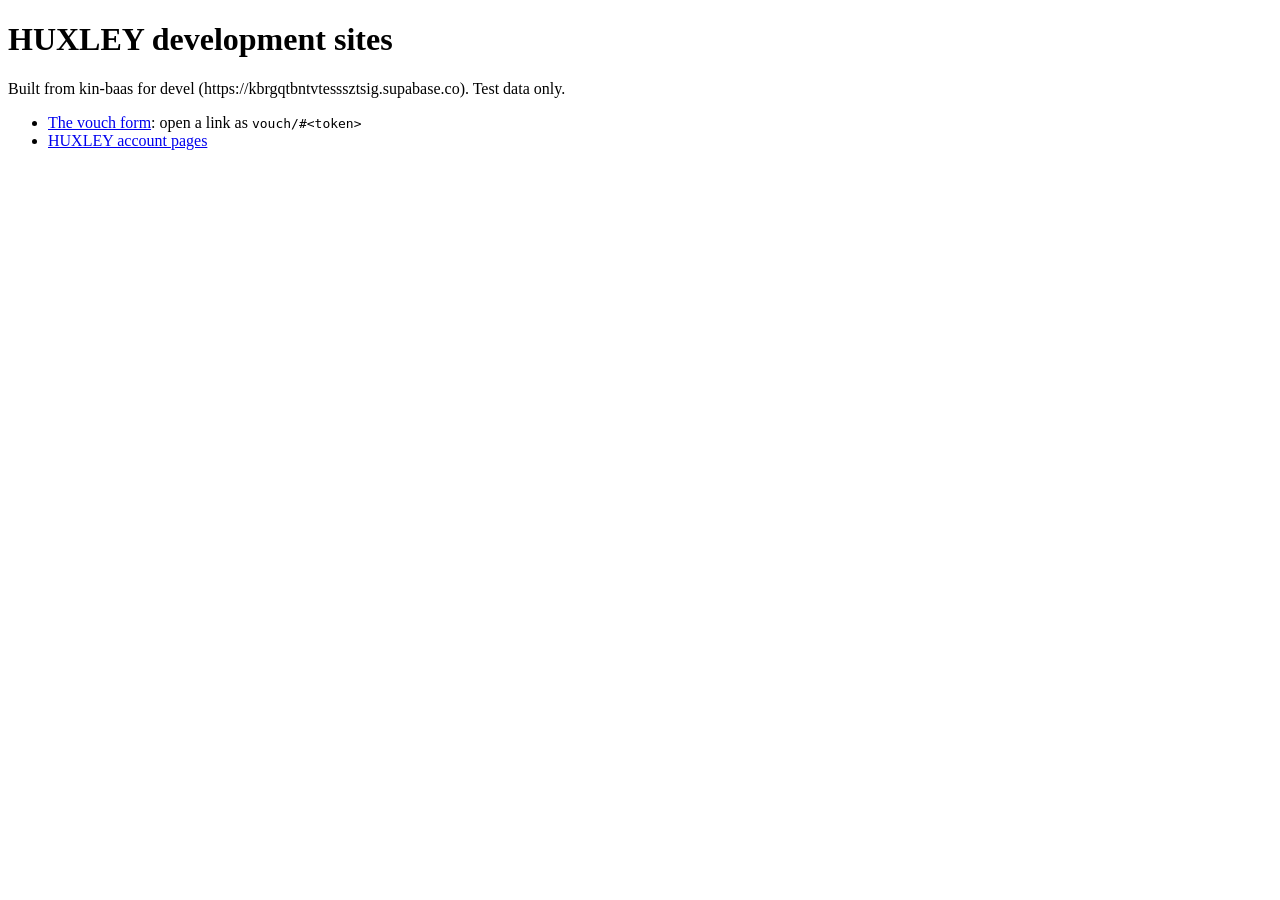
<file: site/index.html>
<!doctype html>
<html lang="en">
<head>
  <meta charset="utf-8">
  <meta http-equiv="Content-Security-Policy" content="default-src 'none'; script-src 'self'; style-src 'self'; img-src 'self' data:; font-src 'self'; connect-src 'none'; manifest-src 'self'; base-uri 'none'; form-action 'none'">
  <meta name="referrer" content="no-referrer">
  <meta name="viewport" content="width=device-width, initial-scale=1">
  <meta name="robots" content="noindex">
  <title>HUXLEY development sites</title>
</head>
<body>
  <main>
    <h1>HUXLEY development sites</h1>
    <p>Built from kin-baas for devel (https://kbrgqtbntvtesssztsig.supabase.co). Test data only.</p>
    <ul>
      <li><a href="vouch/">The vouch form</a>: open a link as <code>vouch/#&lt;token&gt;</code></li>
      <li><a href="app/">HUXLEY account pages</a></li>
    </ul>
  </main>
</body>
</html>
</file>
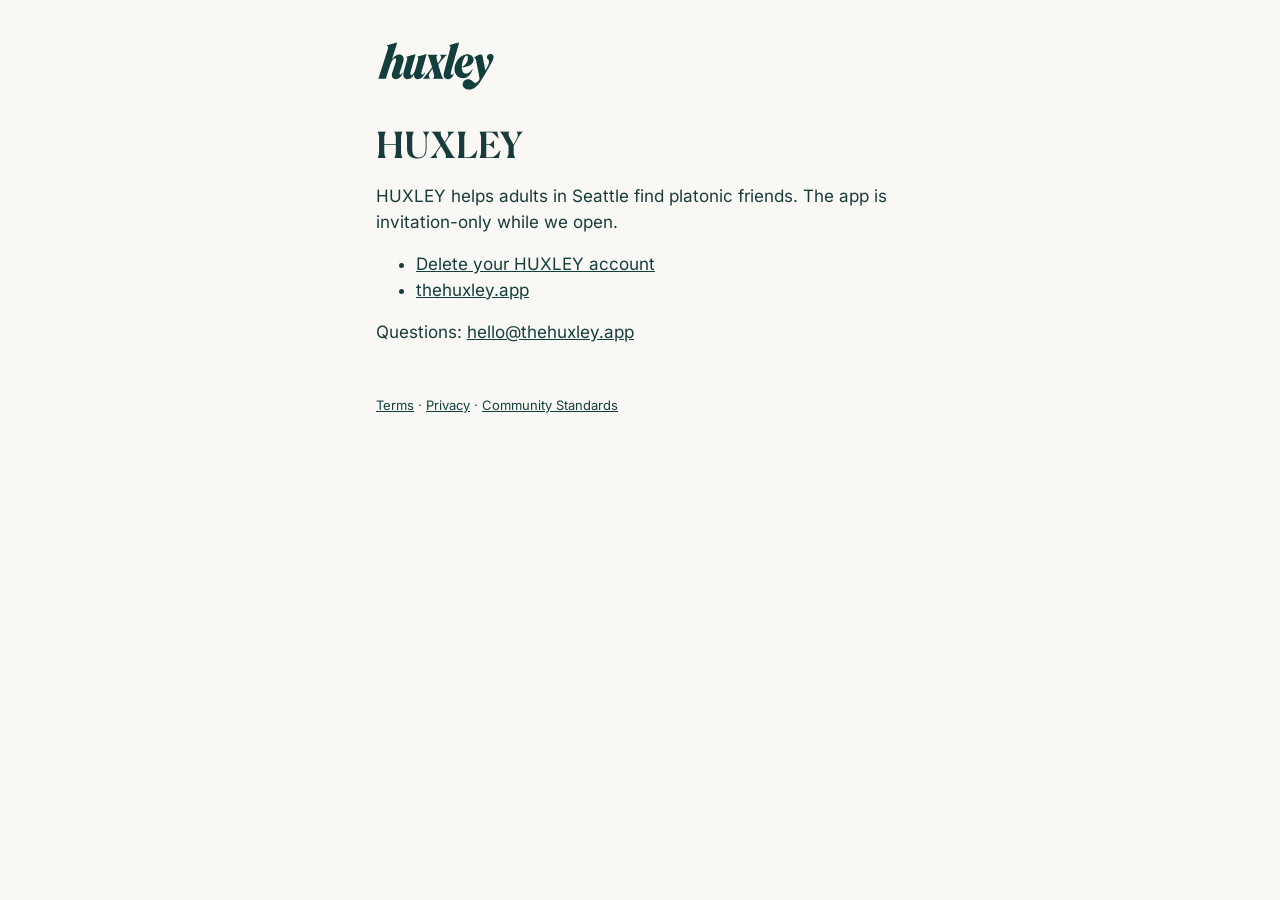
<file: site/app/index.html>
<!doctype html>
<html lang="en">
<head>
  <meta charset="utf-8">
  <meta http-equiv="Content-Security-Policy" content="default-src 'none'; script-src 'self'; style-src 'self'; img-src 'self' data:; font-src 'self'; connect-src 'none'; manifest-src 'self'; base-uri 'none'; form-action 'none'">
  <meta name="referrer" content="no-referrer">
  <meta name="viewport" content="width=device-width, initial-scale=1">
  <title>HUXLEY</title>
  <link rel="stylesheet" href="style.css">
</head>
<body>
  <!-- Placeholder layout and copy until Tilly's. -->
  <main>
    <p class="brand"><img src="brand/huxley-wordmark.svg" alt="HUXLEY" width="120" height="52"></p>
    <h1>HUXLEY</h1>
    <p>HUXLEY helps adults in Seattle find platonic friends. The app is invitation-only while we open.</p>
    <ul>
      <li><a href="delete-account">Delete your HUXLEY account</a></li>
      <li><a href="https://thehuxley.app">thehuxley.app</a></li>
    </ul>
    <p>Questions: <a href="mailto:hello@thehuxley.app">hello@thehuxley.app</a></p>
    <footer><a href="https://thehuxley.app/terms/">Terms</a> · <a href="https://thehuxley.app/privacy-policy/">Privacy</a> · <a href="https://thehuxley.app/community-standards/">Community Standards</a></footer>
  </main>
</body>
</html>
</file>
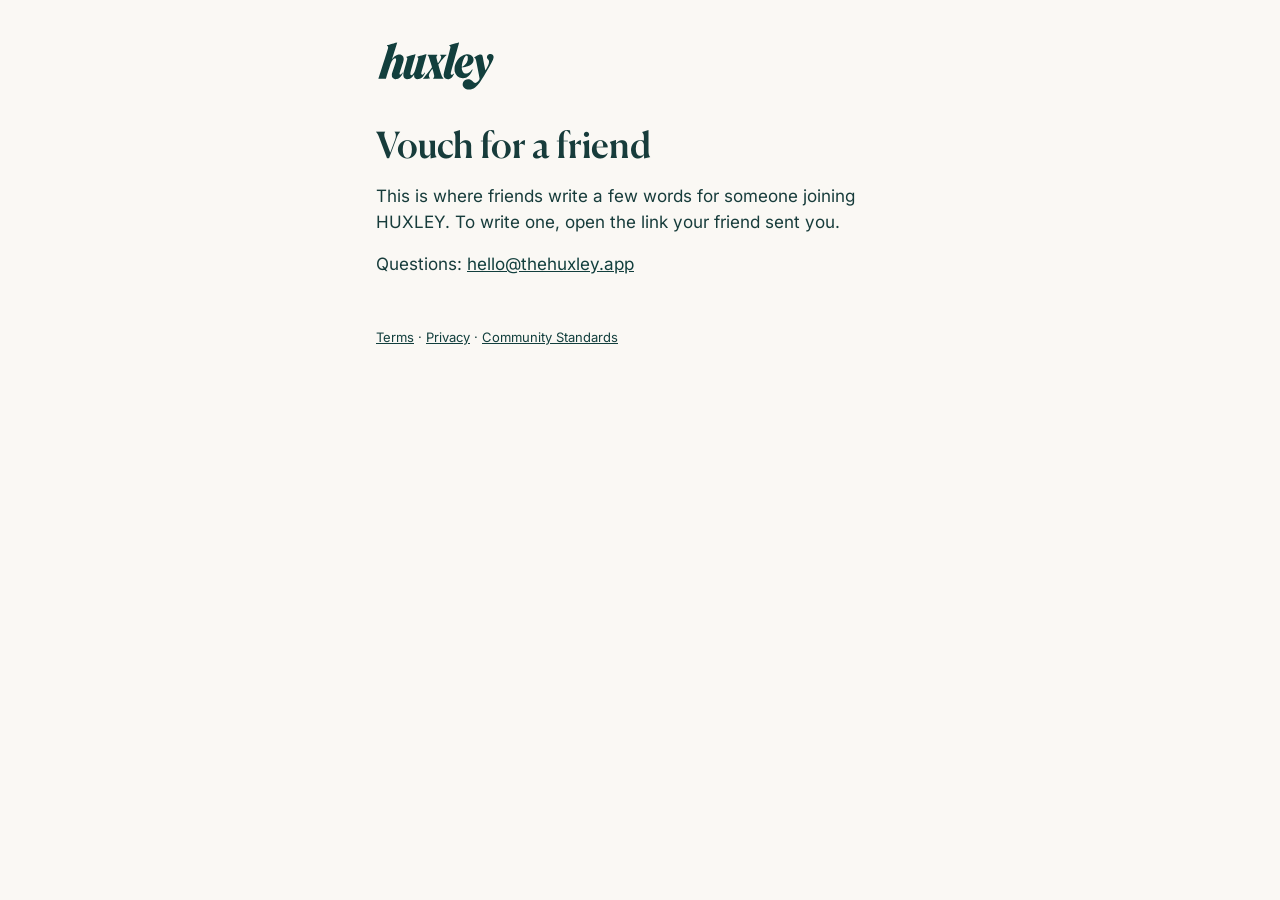
<file: site/vouch/index.html>
<!doctype html>
<html lang="en">
<head>
  <meta charset="utf-8">
  <meta http-equiv="Content-Security-Policy" content="default-src 'none'; script-src 'self'; style-src 'self'; img-src 'self' data:; font-src 'self'; connect-src https://kbrgqtbntvtesssztsig.supabase.co; manifest-src 'self'; base-uri 'none'; form-action 'none'">
  <meta name="referrer" content="no-referrer">
  <meta name="viewport" content="width=device-width, initial-scale=1">
  <meta name="robots" content="noindex">
  <title>Vouch for a friend · HUXLEY</title>
  <link rel="stylesheet" href="style.9dd6e573.css">
  <script type="module" src="form.GIZL6DGI.js"></script>
</head>
<body>
  <!-- The words are the founder flow of 2026-10-09 (structured-preview/README.md); the layout is a placeholder until Tilly's screens (L0). -->
  <main>
    <p class="brand"><img src="brand/huxley-wordmark.svg" alt="HUXLEY" width="120" height="52"></p>
    <p id="status" class="visually-hidden" role="status" aria-live="polite"></p>

    <section id="step-loading">
      <h1 tabindex="-1">Opening your link…</h1>
    </section>

    <!-- The address without a link's token: https://thehuxley.app/friend-vouch/ on its own. -->
    <section id="step-about" hidden>
      <h1 tabindex="-1">Vouch for a friend</h1>
      <p>This is where friends write a few words for someone joining HUXLEY. To write one, open the link your friend
        sent you.</p>
      <p>Questions: <a href="mailto:hello@thehuxley.app">hello@thehuxley.app</a></p>
    </section>

    <section id="step-link" hidden>
      <h1 tabindex="-1">This link doesn't work any more</h1>
      <p>It may have been used already, it may have expired, or part of it may be missing. Ask your friend to send
        you a new one from the HUXLEY app.</p>
    </section>

    <section id="step-offline" hidden>
      <h1 tabindex="-1">We couldn't reach HUXLEY</h1>
      <p>Check your connection, then try again.</p>
      <button type="button" id="retry-landing">Try again</button>
    </section>

    <section id="step-choose" hidden>
      <h1 tabindex="-1">Why are you friends?</h1>
      <p>Pick up to five. You know them better than we do.</p>
      <p class="hint">Your friend will choose which phrases appear on their HUXLEY Card. No app or HUXLEY account needed.</p>
      <form id="choose-form" novalidate>
        <fieldset aria-describedby="selection-note choose-error">
          <legend class="visually-hidden">Reasons you are friends</legend>
          <p id="count" class="count"></p>
          <div id="options" class="options"></div>
        </fieldset>
        <p id="selection-note" class="hint"></p>
        <p id="choose-error" class="error" hidden></p>
        <button type="submit">THAT’S MY FRIEND</button>
      </form>
    </section>

    <section id="step-details" hidden>
      <h1 tabindex="-1">That sounds like your friend.</h1>
      <p>Here’s what your choices become. Your friend can choose any of these for their card.</p>
      <ul id="phrases" class="phrases"></ul>
      <form id="submit-form" novalidate>
        <label for="name">What should we call you?</label>
        <p id="name-hint" class="hint">A nickname or made-up name is welcome. Your real name is your business.</p>
        <input id="name" name="name" autocomplete="nickname" aria-describedby="name-hint name-error">
        <p id="name-error" class="error" hidden></p>

        <label for="city">Your city</label>
        <input id="city" name="city" autocomplete="address-level2" aria-describedby="city-error">
        <p id="city-error" class="error" hidden></p>

        <label for="state">State (two letters)</label>
        <input id="state" name="state" class="state" autocomplete="address-level1" maxlength="2" placeholder="WA"
          aria-describedby="state-error">
        <p id="state-error" class="error" hidden></p>

        <div class="check">
          <input type="checkbox" id="consent" aria-describedby="consent-error">
          <label for="consent">I’m happy for my friend to share these phrases on their card with my chosen name, city
            and state.</label>
        </div>
        <p id="consent-error" class="error" hidden></p>
        <p id="submit-error" class="error" role="alert" hidden></p>
        <button type="submit" id="submit">SEND TO MY FRIEND</button>
        <button type="button" id="back" class="secondary">Back to my choices</button>
      </form>
    </section>

    <section id="step-done" hidden>
      <h1 tabindex="-1">You did your friend a solid.</h1>
      <p>HUXLEY is an app for finding friends. People to do things with, do nothing with, and have in your corner.</p>
      <p>Your friend clearly has excellent taste in humans. If you’re curious, there’s room for you too.</p>
      <p><a class="action" href="https://thehuxley.app/">TAKE A LOOK AT HUXLEY</a></p>
      <h2>Changed your mind?</h2>
      <p>This link takes your phrases back whenever you like. We show it only once, here.</p>
      <p class="link"><a id="withdraw-link" href="withdraw/"></a></p>
      <button type="button" id="copy" class="secondary">Copy the link</button>
    </section>
    <!-- A new tab: the WordPress pages run analytics, and in this tab they could read its sessionStorage. -->
    <footer><a href="https://thehuxley.app/terms/" target="_blank" rel="noopener">Terms<span class="visually-hidden"> (opens in a new tab)</span></a> · <a href="https://thehuxley.app/privacy-policy/" target="_blank" rel="noopener">Privacy<span class="visually-hidden"> (opens in a new tab)</span></a> · <a href="https://thehuxley.app/community-standards/" target="_blank" rel="noopener">Community Standards<span class="visually-hidden"> (opens in a new tab)</span></a></footer>
  </main>
</body>
</html>
</file>
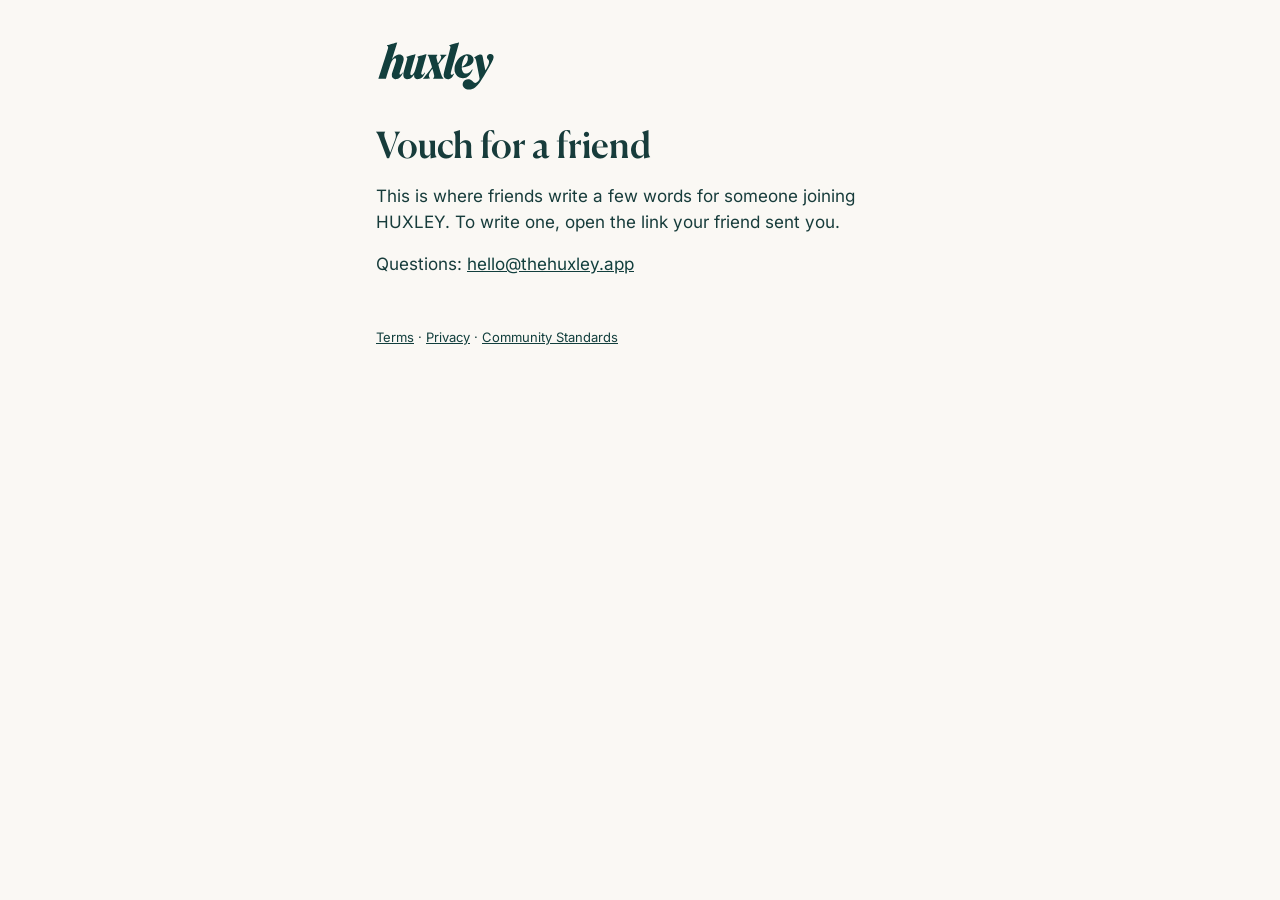
<file: wordpress/friend-vouch/index.html>
<!doctype html>
<html lang="en">
<head>
  <meta charset="utf-8">
  <meta http-equiv="Content-Security-Policy" content="default-src 'none'; script-src 'self'; style-src 'self'; img-src 'self' data:; font-src 'self'; connect-src https://faajjqhxuyytbawwzqyi.supabase.co; manifest-src 'self'; base-uri 'none'; form-action 'none'">
  <meta name="referrer" content="no-referrer">
  <meta name="viewport" content="width=device-width, initial-scale=1">
  <meta name="robots" content="noindex">
  <title>Vouch for a friend · HUXLEY</title>
  <link rel="stylesheet" href="style.9dd6e573.css">
  <script type="module" src="form.E3ABEDTU.js"></script>
</head>
<body>
  <!-- The words are the founder flow of 2026-10-09 (structured-preview/README.md); the layout is a placeholder until Tilly's screens (L0). -->
  <main>
    <p class="brand"><img src="brand/huxley-wordmark.svg" alt="HUXLEY" width="120" height="52"></p>
    <p id="status" class="visually-hidden" role="status" aria-live="polite"></p>

    <section id="step-loading">
      <h1 tabindex="-1">Opening your link…</h1>
    </section>

    <!-- The address without a link's token: https://thehuxley.app/friend-vouch/ on its own. -->
    <section id="step-about" hidden>
      <h1 tabindex="-1">Vouch for a friend</h1>
      <p>This is where friends write a few words for someone joining HUXLEY. To write one, open the link your friend
        sent you.</p>
      <p>Questions: <a href="mailto:hello@thehuxley.app">hello@thehuxley.app</a></p>
    </section>

    <section id="step-link" hidden>
      <h1 tabindex="-1">This link doesn't work any more</h1>
      <p>It may have been used already, it may have expired, or part of it may be missing. Ask your friend to send
        you a new one from the HUXLEY app.</p>
    </section>

    <section id="step-offline" hidden>
      <h1 tabindex="-1">We couldn't reach HUXLEY</h1>
      <p>Check your connection, then try again.</p>
      <button type="button" id="retry-landing">Try again</button>
    </section>

    <section id="step-choose" hidden>
      <h1 tabindex="-1">Why are you friends?</h1>
      <p>Pick up to five. You know them better than we do.</p>
      <p class="hint">Your friend will choose which phrases appear on their HUXLEY Card. No app or HUXLEY account needed.</p>
      <form id="choose-form" novalidate>
        <fieldset aria-describedby="selection-note choose-error">
          <legend class="visually-hidden">Reasons you are friends</legend>
          <p id="count" class="count"></p>
          <div id="options" class="options"></div>
        </fieldset>
        <p id="selection-note" class="hint"></p>
        <p id="choose-error" class="error" hidden></p>
        <button type="submit">THAT’S MY FRIEND</button>
      </form>
    </section>

    <section id="step-details" hidden>
      <h1 tabindex="-1">That sounds like your friend.</h1>
      <p>Here’s what your choices become. Your friend can choose any of these for their card.</p>
      <ul id="phrases" class="phrases"></ul>
      <form id="submit-form" novalidate>
        <label for="name">What should we call you?</label>
        <p id="name-hint" class="hint">A nickname or made-up name is welcome. Your real name is your business.</p>
        <input id="name" name="name" autocomplete="nickname" aria-describedby="name-hint name-error">
        <p id="name-error" class="error" hidden></p>

        <label for="city">Your city</label>
        <input id="city" name="city" autocomplete="address-level2" aria-describedby="city-error">
        <p id="city-error" class="error" hidden></p>

        <label for="state">State (two letters)</label>
        <input id="state" name="state" class="state" autocomplete="address-level1" maxlength="2" placeholder="WA"
          aria-describedby="state-error">
        <p id="state-error" class="error" hidden></p>

        <div class="check">
          <input type="checkbox" id="consent" aria-describedby="consent-error">
          <label for="consent">I’m happy for my friend to share these phrases on their card with my chosen name, city
            and state.</label>
        </div>
        <p id="consent-error" class="error" hidden></p>
        <p id="submit-error" class="error" role="alert" hidden></p>
        <button type="submit" id="submit">SEND TO MY FRIEND</button>
        <button type="button" id="back" class="secondary">Back to my choices</button>
      </form>
    </section>

    <section id="step-done" hidden>
      <h1 tabindex="-1">You did your friend a solid.</h1>
      <p>HUXLEY is an app for finding friends. People to do things with, do nothing with, and have in your corner.</p>
      <p>Your friend clearly has excellent taste in humans. If you’re curious, there’s room for you too.</p>
      <p><a class="action" href="https://thehuxley.app/">TAKE A LOOK AT HUXLEY</a></p>
      <h2>Changed your mind?</h2>
      <p>This link takes your phrases back whenever you like. We show it only once, here.</p>
      <p class="link"><a id="withdraw-link" href="withdraw/"></a></p>
      <button type="button" id="copy" class="secondary">Copy the link</button>
    </section>
    <!-- A new tab: the WordPress pages run analytics, and in this tab they could read its sessionStorage. -->
    <footer><a href="https://thehuxley.app/terms/" target="_blank" rel="noopener">Terms<span class="visually-hidden"> (opens in a new tab)</span></a> · <a href="https://thehuxley.app/privacy-policy/" target="_blank" rel="noopener">Privacy<span class="visually-hidden"> (opens in a new tab)</span></a> · <a href="https://thehuxley.app/community-standards/" target="_blank" rel="noopener">Community Standards<span class="visually-hidden"> (opens in a new tab)</span></a></footer>
  </main>
</body>
</html>
</file>
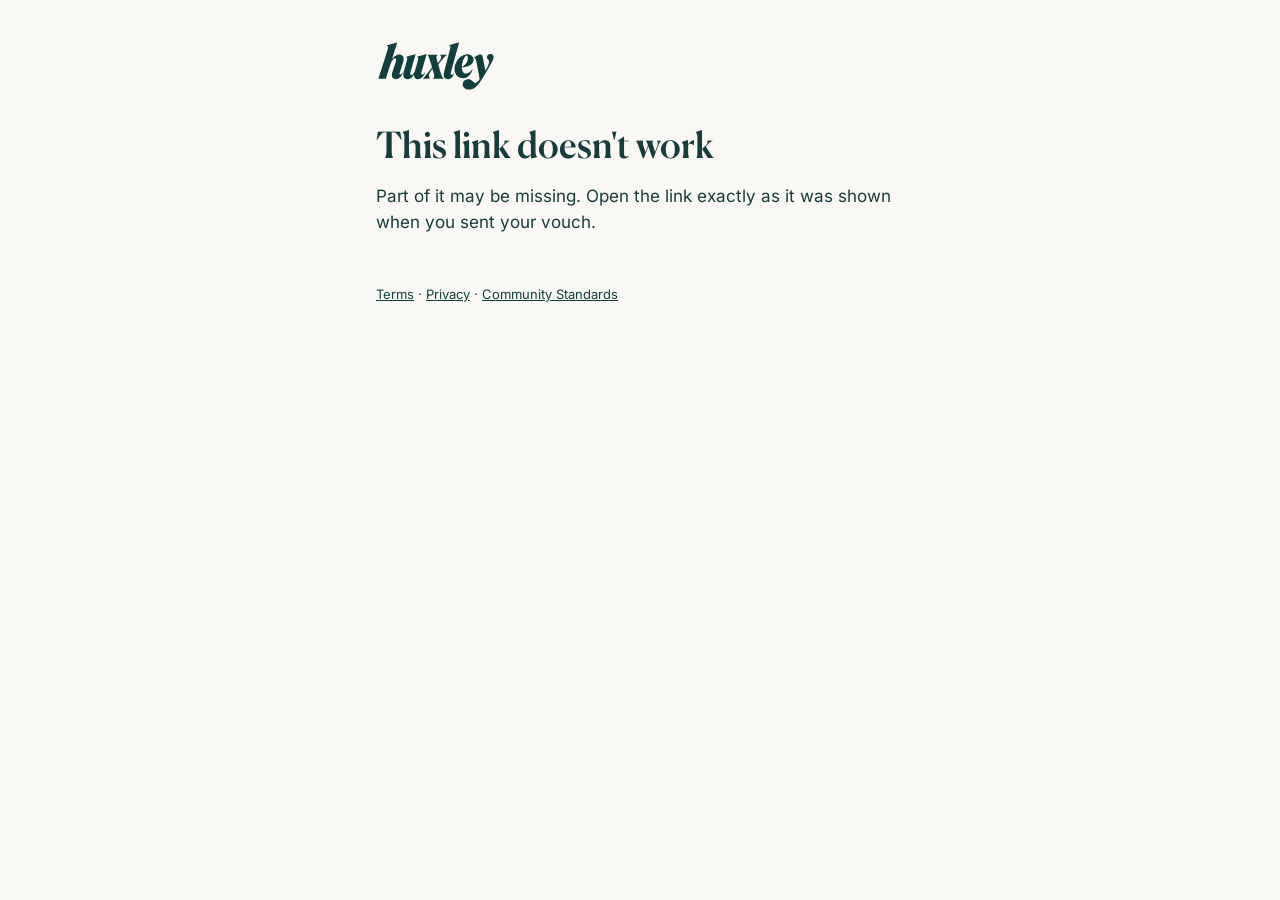
<file: site/vouch/withdraw/index.html>
<!doctype html>
<html lang="en">
<head>
  <meta charset="utf-8">
  <meta http-equiv="Content-Security-Policy" content="default-src 'none'; script-src 'self'; style-src 'self'; img-src 'self' data:; font-src 'self'; connect-src https://kbrgqtbntvtesssztsig.supabase.co; manifest-src 'self'; base-uri 'none'; form-action 'none'">
  <meta name="referrer" content="no-referrer">
  <meta name="viewport" content="width=device-width, initial-scale=1">
  <meta name="robots" content="noindex">
  <title>Take your vouch back · HUXLEY</title>
  <link rel="stylesheet" href="../style.9dd6e573.css">
  <script type="module" src="../withdraw.7XJRLION.js"></script>
</head>
<body>
  <!-- Placeholder layout and copy: the screens and words are Tilly's design queue (execution plan L0, AR22). -->
  <main>
    <p class="brand"><img src="../brand/huxley-wordmark.svg" alt="HUXLEY" width="120" height="52"></p>
    <p id="status" class="visually-hidden" role="status" aria-live="polite"></p>

    <section id="step-ready">
      <h1 tabindex="-1">Take your vouch back</h1>
      <p>Your words will stop showing on your friend's card straight away. This can't be undone, but you can write a
        new vouch if your friend sends you a new link.</p>
      <p id="withdraw-error" class="error" role="alert" hidden></p>
      <button type="button" id="withdraw">Take my vouch back</button>
    </section>

    <section id="step-done" hidden>
      <h1 tabindex="-1">Your vouch is withdrawn</h1>
      <p>It no longer shows anywhere on HUXLEY.</p>
    </section>

    <section id="step-link" hidden>
      <h1 tabindex="-1">This link doesn't work</h1>
      <p>Part of it may be missing. Open the link exactly as it was shown when you sent your vouch.</p>
    </section>
    <!-- A new tab, as on the form: the WordPress pages run analytics. -->
    <footer><a href="https://thehuxley.app/terms/" target="_blank" rel="noopener">Terms<span class="visually-hidden"> (opens in a new tab)</span></a> · <a href="https://thehuxley.app/privacy-policy/" target="_blank" rel="noopener">Privacy<span class="visually-hidden"> (opens in a new tab)</span></a> · <a href="https://thehuxley.app/community-standards/" target="_blank" rel="noopener">Community Standards<span class="visually-hidden"> (opens in a new tab)</span></a></footer>
  </main>
</body>
</html>
</file>
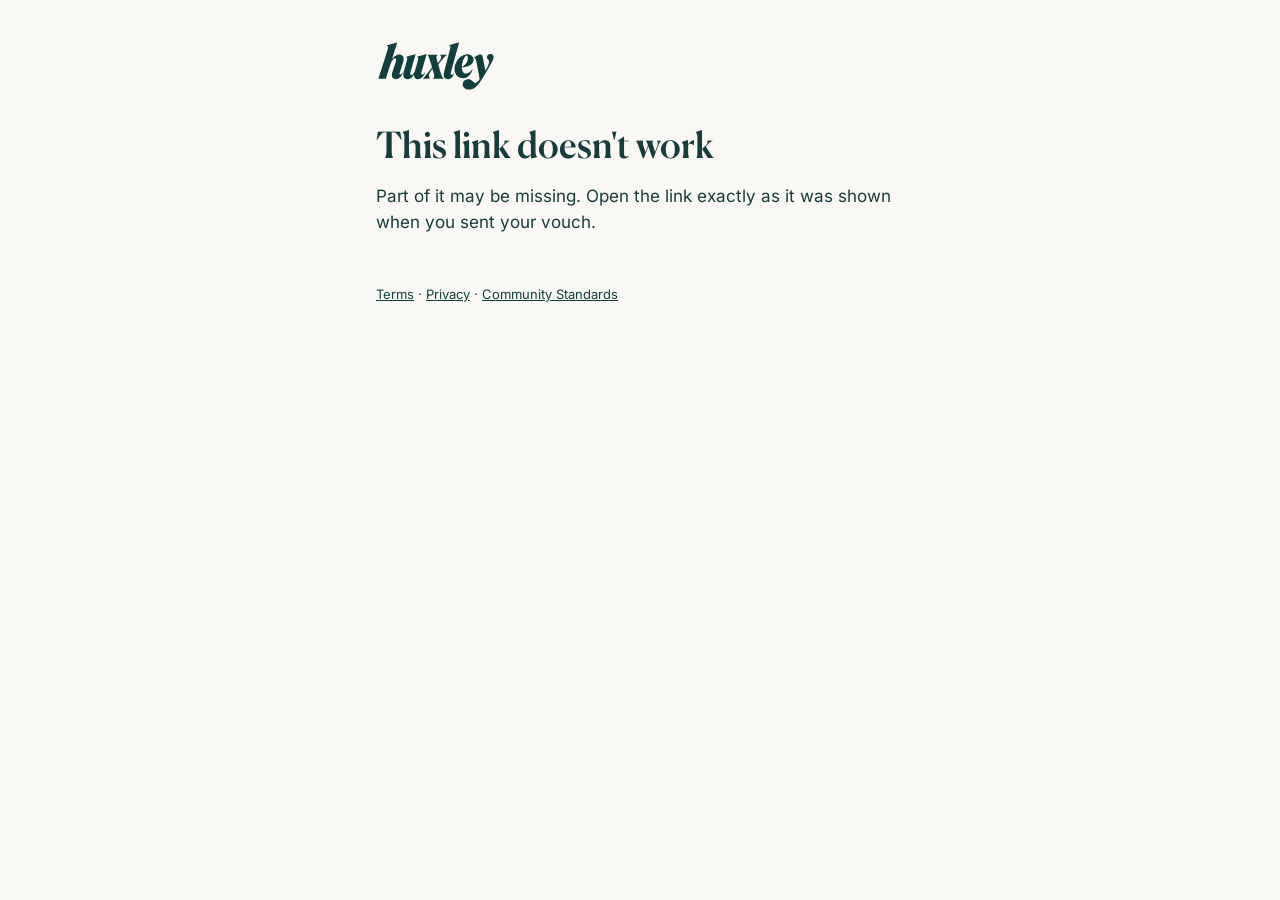
<file: wordpress/friend-vouch/withdraw/index.html>
<!doctype html>
<html lang="en">
<head>
  <meta charset="utf-8">
  <meta http-equiv="Content-Security-Policy" content="default-src 'none'; script-src 'self'; style-src 'self'; img-src 'self' data:; font-src 'self'; connect-src https://faajjqhxuyytbawwzqyi.supabase.co; manifest-src 'self'; base-uri 'none'; form-action 'none'">
  <meta name="referrer" content="no-referrer">
  <meta name="viewport" content="width=device-width, initial-scale=1">
  <meta name="robots" content="noindex">
  <title>Take your vouch back · HUXLEY</title>
  <link rel="stylesheet" href="../style.9dd6e573.css">
  <script type="module" src="../withdraw.R7N2S2Y2.js"></script>
</head>
<body>
  <!-- Placeholder layout and copy: the screens and words are Tilly's design queue (execution plan L0, AR22). -->
  <main>
    <p class="brand"><img src="../brand/huxley-wordmark.svg" alt="HUXLEY" width="120" height="52"></p>
    <p id="status" class="visually-hidden" role="status" aria-live="polite"></p>

    <section id="step-ready">
      <h1 tabindex="-1">Take your vouch back</h1>
      <p>Your words will stop showing on your friend's card straight away. This can't be undone, but you can write a
        new vouch if your friend sends you a new link.</p>
      <p id="withdraw-error" class="error" role="alert" hidden></p>
      <button type="button" id="withdraw">Take my vouch back</button>
    </section>

    <section id="step-done" hidden>
      <h1 tabindex="-1">Your vouch is withdrawn</h1>
      <p>It no longer shows anywhere on HUXLEY.</p>
    </section>

    <section id="step-link" hidden>
      <h1 tabindex="-1">This link doesn't work</h1>
      <p>Part of it may be missing. Open the link exactly as it was shown when you sent your vouch.</p>
    </section>
    <!-- A new tab, as on the form: the WordPress pages run analytics. -->
    <footer><a href="https://thehuxley.app/terms/" target="_blank" rel="noopener">Terms<span class="visually-hidden"> (opens in a new tab)</span></a> · <a href="https://thehuxley.app/privacy-policy/" target="_blank" rel="noopener">Privacy<span class="visually-hidden"> (opens in a new tab)</span></a> · <a href="https://thehuxley.app/community-standards/" target="_blank" rel="noopener">Community Standards<span class="visually-hidden"> (opens in a new tab)</span></a></footer>
  </main>
</body>
</html>
</file>
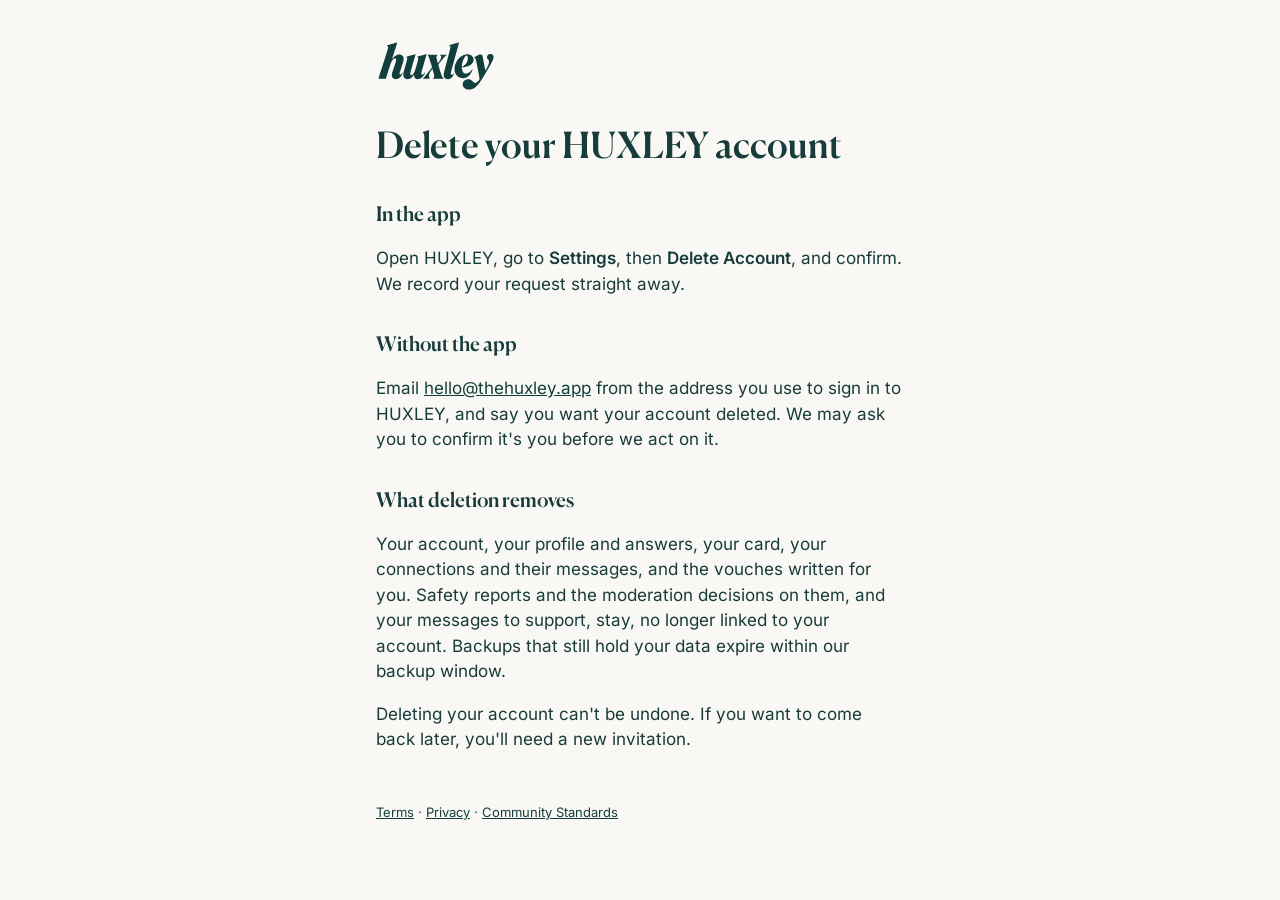
<file: site/app/delete-account.html>
<!doctype html>
<html lang="en">
<head>
  <meta charset="utf-8">
  <meta http-equiv="Content-Security-Policy" content="default-src 'none'; script-src 'self'; style-src 'self'; img-src 'self' data:; font-src 'self'; connect-src 'none'; manifest-src 'self'; base-uri 'none'; form-action 'none'">
  <meta name="referrer" content="no-referrer">
  <meta name="viewport" content="width=device-width, initial-scale=1">
  <title>Delete your HUXLEY account · HUXLEY</title>
  <link rel="stylesheet" href="style.css">
</head>
<body>
  <!-- Placeholder copy until Tilly's and counsel's (D030, Google Play's account deletion requirement). -->
  <main>
    <p class="brand"><img src="brand/huxley-wordmark.svg" alt="HUXLEY" width="120" height="52"></p>
    <h1>Delete your HUXLEY account</h1>

    <h2>In the app</h2>
    <p>Open HUXLEY, go to <strong>Settings</strong>, then <strong>Delete Account</strong>, and confirm. We record your
      request straight away.</p>

    <h2>Without the app</h2>
    <p>Email <a href="mailto:hello@thehuxley.app?subject=Delete%20my%20KIN%20account">hello@thehuxley.app</a>
      from the address you use to sign in to HUXLEY, and say you want your account deleted. We may ask you to confirm
      it's you before we act on it.</p>

    <h2>What deletion removes</h2>
    <p>Your account, your profile and answers, your card, your connections and their messages, and the vouches
      written for you. Safety reports and the moderation decisions on them, and your messages to support, stay,
      no longer linked to your account. Backups that still hold your data expire within our backup window.</p>

    <p>Deleting your account can't be undone. If you want to come back later, you'll need a new invitation.</p>
    <footer><a href="https://thehuxley.app/terms/">Terms</a> · <a href="https://thehuxley.app/privacy-policy/">Privacy</a> · <a href="https://thehuxley.app/community-standards/">Community Standards</a></footer>
  </main>
</body>
</html>
</file>
<file: site/app/style.css>
/* Huxley public pages. Fonts and logo are local, including on token-bearing pages. */
@font-face { font-family: Inter; src: url('brand/Inter_400Regular.woff2') format('woff2'); font-weight: 400; font-display: swap; }
@font-face { font-family: Inter; src: url('brand/Inter_600SemiBold.woff2') format('woff2'); font-weight: 600; font-display: swap; }
@font-face { font-family: Canela; src: url('brand/Canela-Medium.woff2') format('woff2'); font-weight: 500; font-display: swap; }
@font-face { font-family: 'Playfair Display'; src: url('brand/PlayfairDisplay-BlackItalic.woff2') format('woff2'); font-weight: 900; font-style: italic; font-display: swap; }
:root {
 --ink: #173c3b;
 --muted: #456563;
 --paper: #faf8f4;
 --line: #6b807c;
 --accent: #123f3d;
 --accent-ink: #faf8f4;
 --error: #9b3a31;
 --panel: #eef0e9;
 color-scheme: light;
}

* { box-sizing: border-box; }

body {
  margin: 0;
  background: var(--paper);
  color: var(--ink);
  font: 1.0625rem/1.5 Inter, sans-serif;
}

main {
  max-width: 36rem;
  margin: 0 auto;
  padding: 2.5rem 1.5rem 3rem;
}

.brand { font-weight: 700; letter-spacing: 0.2em; margin: 0 0 2rem; }
h1 { font-family: Canela, serif; font-weight: 500; font-size: 2.25rem; line-height: 1.2; margin: 0 0 1rem; }
h2 { font-family: Canela, serif; font-weight: 500; font-size: 1.25rem; margin: 2rem 0 0.5rem; }
h1:focus { outline: none; }
a { color: var(--accent); }

label { display: block; font-weight: 600; margin: 1.25rem 0 0.375rem; }
.hint { color: var(--muted); font-size: 0.9375rem; margin: 0.25rem 0; }
.error { color: var(--error); font-weight: 600; margin: 0.375rem 0 0; }

input, textarea {
  display: block;
  width: 100%;
  min-height: 2.75rem;
  padding: 0.5rem 0.75rem;
  border: 2px solid var(--line);
  border-radius: 0.5rem;
  background: var(--paper);
  color: var(--ink);
  font: inherit;
}

input[aria-invalid="true"], textarea[aria-invalid="true"] { border-color: var(--error); }

.check { display: flex; gap: 0.75rem; align-items: flex-start; margin: 1.25rem 0 0; }
.check input { width: 1.5rem; height: 1.5rem; min-height: 0; margin: 0.125rem 0 0; flex: none; }
.check label { font-weight: 400; margin: 0; }

button {
  display: inline-block;
  min-height: 2.75rem;
  min-width: 2.75rem;
  margin: 1.5rem 0.5rem 0 0;
  padding: 0.625rem 1.25rem;
  border: 2px solid var(--accent);
  border-radius: 0.5rem;
  background: var(--accent);
  color: var(--accent-ink);
  font: inherit;
  font-weight: 600;
  cursor: pointer;
}

button.secondary { background: transparent; color: var(--accent); }
button:disabled { opacity: 0.6; cursor: default; }

:focus-visible { outline: 3px solid var(--accent); outline-offset: 2px; }

.link { overflow-wrap: anywhere; }

.visually-hidden {
  position: absolute;
  width: 1px;
  height: 1px;
  overflow: hidden;
  clip: rect(0 0 0 0);
  white-space: nowrap;
}

/* The vouch form's reasons: one row each, the whole row a 44-point target. */
fieldset { border: 0; margin: 0; padding: 0; }
.count { font-weight: 600; margin: 1rem 0 0.5rem; }
.options { display: grid; gap: 0.5rem; }
.option { display: flex; gap: 0.75rem; align-items: center; min-height: 2.75rem; padding: 0.25rem 0.75rem;
  border: 1px solid var(--line); border-radius: 0.5rem; }
.option input { width: 1.5rem; height: 1.5rem; min-height: 0; margin: 0; flex: none; }
.option label { flex: 1; font-weight: 400; margin: 0; padding: 0.5rem 0; }
.option input:disabled + label { color: var(--muted); }
.phrases { margin: 1rem 0; padding: 1rem 1.25rem 1rem 2.25rem; border-radius: 0.75rem; background: var(--panel); }
input.state { max-width: 5rem; text-transform: uppercase; }
a.action { display: inline-block; min-height: 2.75rem; padding: 0.625rem 1.25rem; border-radius: 0.5rem;
  background: var(--accent); color: var(--accent-ink); font-weight: 600; text-decoration: none; }

.brand img { display: block; max-width: 100%; height: auto; }
footer { margin-top: 3rem; font-size: .8125rem; line-height: 1.8; }
button, a.action { text-transform: uppercase; letter-spacing: .04em; }
</file>
<file: site/vouch/style.9dd6e573.css>
/* Huxley public pages. Fonts and logo are local, including on token-bearing pages. */
@font-face { font-family: Inter; src: url('brand/Inter_400Regular.woff2') format('woff2'); font-weight: 400; font-display: swap; }
@font-face { font-family: Inter; src: url('brand/Inter_600SemiBold.woff2') format('woff2'); font-weight: 600; font-display: swap; }
@font-face { font-family: Canela; src: url('brand/Canela-Medium.woff2') format('woff2'); font-weight: 500; font-display: swap; }
@font-face { font-family: 'Playfair Display'; src: url('brand/PlayfairDisplay-BlackItalic.woff2') format('woff2'); font-weight: 900; font-style: italic; font-display: swap; }
:root {
 --ink: #173c3b;
 --muted: #456563;
 --paper: #faf8f4;
 --line: #6b807c;
 --accent: #123f3d;
 --accent-ink: #faf8f4;
 --error: #9b3a31;
 --panel: #eef0e9;
 color-scheme: light;
}

* { box-sizing: border-box; }

body {
  margin: 0;
  background: var(--paper);
  color: var(--ink);
  font: 1.0625rem/1.5 Inter, sans-serif;
}

main {
  max-width: 36rem;
  margin: 0 auto;
  padding: 2.5rem 1.5rem 3rem;
}

.brand { font-weight: 700; letter-spacing: 0.2em; margin: 0 0 2rem; }
h1 { font-family: Canela, serif; font-weight: 500; font-size: 2.25rem; line-height: 1.2; margin: 0 0 1rem; }
h2 { font-family: Canela, serif; font-weight: 500; font-size: 1.25rem; margin: 2rem 0 0.5rem; }
h1:focus { outline: none; }
a { color: var(--accent); }

label { display: block; font-weight: 600; margin: 1.25rem 0 0.375rem; }
.hint { color: var(--muted); font-size: 0.9375rem; margin: 0.25rem 0; }
.error { color: var(--error); font-weight: 600; margin: 0.375rem 0 0; }

input, textarea {
  display: block;
  width: 100%;
  min-height: 2.75rem;
  padding: 0.5rem 0.75rem;
  border: 2px solid var(--line);
  border-radius: 0.5rem;
  background: var(--paper);
  color: var(--ink);
  font: inherit;
}

input[aria-invalid="true"], textarea[aria-invalid="true"] { border-color: var(--error); }

.check { display: flex; gap: 0.75rem; align-items: flex-start; margin: 1.25rem 0 0; }
.check input { width: 1.5rem; height: 1.5rem; min-height: 0; margin: 0.125rem 0 0; flex: none; }
.check label { font-weight: 400; margin: 0; }

button {
  display: inline-block;
  min-height: 2.75rem;
  min-width: 2.75rem;
  margin: 1.5rem 0.5rem 0 0;
  padding: 0.625rem 1.25rem;
  border: 2px solid var(--accent);
  border-radius: 0.5rem;
  background: var(--accent);
  color: var(--accent-ink);
  font: inherit;
  font-weight: 600;
  cursor: pointer;
}

button.secondary { background: transparent; color: var(--accent); }
button:disabled { opacity: 0.6; cursor: default; }

:focus-visible { outline: 3px solid var(--accent); outline-offset: 2px; }

.link { overflow-wrap: anywhere; }

.visually-hidden {
  position: absolute;
  width: 1px;
  height: 1px;
  overflow: hidden;
  clip: rect(0 0 0 0);
  white-space: nowrap;
}

/* The vouch form's reasons: one row each, the whole row a 44-point target. */
fieldset { border: 0; margin: 0; padding: 0; }
.count { font-weight: 600; margin: 1rem 0 0.5rem; }
.options { display: grid; gap: 0.5rem; }
.option { display: flex; gap: 0.75rem; align-items: center; min-height: 2.75rem; padding: 0.25rem 0.75rem;
  border: 1px solid var(--line); border-radius: 0.5rem; }
.option input { width: 1.5rem; height: 1.5rem; min-height: 0; margin: 0; flex: none; }
.option label { flex: 1; font-weight: 400; margin: 0; padding: 0.5rem 0; }
.option input:disabled + label { color: var(--muted); }
.phrases { margin: 1rem 0; padding: 1rem 1.25rem 1rem 2.25rem; border-radius: 0.75rem; background: var(--panel); }
input.state { max-width: 5rem; text-transform: uppercase; }
a.action { display: inline-block; min-height: 2.75rem; padding: 0.625rem 1.25rem; border-radius: 0.5rem;
  background: var(--accent); color: var(--accent-ink); font-weight: 600; text-decoration: none; }

.brand img { display: block; max-width: 100%; height: auto; }
footer { margin-top: 3rem; font-size: .8125rem; line-height: 1.8; }
button, a.action { text-transform: uppercase; letter-spacing: .04em; }
</file>
<file: wordpress/friend-vouch/style.9dd6e573.css>
/* Huxley public pages. Fonts and logo are local, including on token-bearing pages. */
@font-face { font-family: Inter; src: url('brand/Inter_400Regular.woff2') format('woff2'); font-weight: 400; font-display: swap; }
@font-face { font-family: Inter; src: url('brand/Inter_600SemiBold.woff2') format('woff2'); font-weight: 600; font-display: swap; }
@font-face { font-family: Canela; src: url('brand/Canela-Medium.woff2') format('woff2'); font-weight: 500; font-display: swap; }
@font-face { font-family: 'Playfair Display'; src: url('brand/PlayfairDisplay-BlackItalic.woff2') format('woff2'); font-weight: 900; font-style: italic; font-display: swap; }
:root {
 --ink: #173c3b;
 --muted: #456563;
 --paper: #faf8f4;
 --line: #6b807c;
 --accent: #123f3d;
 --accent-ink: #faf8f4;
 --error: #9b3a31;
 --panel: #eef0e9;
 color-scheme: light;
}

* { box-sizing: border-box; }

body {
  margin: 0;
  background: var(--paper);
  color: var(--ink);
  font: 1.0625rem/1.5 Inter, sans-serif;
}

main {
  max-width: 36rem;
  margin: 0 auto;
  padding: 2.5rem 1.5rem 3rem;
}

.brand { font-weight: 700; letter-spacing: 0.2em; margin: 0 0 2rem; }
h1 { font-family: Canela, serif; font-weight: 500; font-size: 2.25rem; line-height: 1.2; margin: 0 0 1rem; }
h2 { font-family: Canela, serif; font-weight: 500; font-size: 1.25rem; margin: 2rem 0 0.5rem; }
h1:focus { outline: none; }
a { color: var(--accent); }

label { display: block; font-weight: 600; margin: 1.25rem 0 0.375rem; }
.hint { color: var(--muted); font-size: 0.9375rem; margin: 0.25rem 0; }
.error { color: var(--error); font-weight: 600; margin: 0.375rem 0 0; }

input, textarea {
  display: block;
  width: 100%;
  min-height: 2.75rem;
  padding: 0.5rem 0.75rem;
  border: 2px solid var(--line);
  border-radius: 0.5rem;
  background: var(--paper);
  color: var(--ink);
  font: inherit;
}

input[aria-invalid="true"], textarea[aria-invalid="true"] { border-color: var(--error); }

.check { display: flex; gap: 0.75rem; align-items: flex-start; margin: 1.25rem 0 0; }
.check input { width: 1.5rem; height: 1.5rem; min-height: 0; margin: 0.125rem 0 0; flex: none; }
.check label { font-weight: 400; margin: 0; }

button {
  display: inline-block;
  min-height: 2.75rem;
  min-width: 2.75rem;
  margin: 1.5rem 0.5rem 0 0;
  padding: 0.625rem 1.25rem;
  border: 2px solid var(--accent);
  border-radius: 0.5rem;
  background: var(--accent);
  color: var(--accent-ink);
  font: inherit;
  font-weight: 600;
  cursor: pointer;
}

button.secondary { background: transparent; color: var(--accent); }
button:disabled { opacity: 0.6; cursor: default; }

:focus-visible { outline: 3px solid var(--accent); outline-offset: 2px; }

.link { overflow-wrap: anywhere; }

.visually-hidden {
  position: absolute;
  width: 1px;
  height: 1px;
  overflow: hidden;
  clip: rect(0 0 0 0);
  white-space: nowrap;
}

/* The vouch form's reasons: one row each, the whole row a 44-point target. */
fieldset { border: 0; margin: 0; padding: 0; }
.count { font-weight: 600; margin: 1rem 0 0.5rem; }
.options { display: grid; gap: 0.5rem; }
.option { display: flex; gap: 0.75rem; align-items: center; min-height: 2.75rem; padding: 0.25rem 0.75rem;
  border: 1px solid var(--line); border-radius: 0.5rem; }
.option input { width: 1.5rem; height: 1.5rem; min-height: 0; margin: 0; flex: none; }
.option label { flex: 1; font-weight: 400; margin: 0; padding: 0.5rem 0; }
.option input:disabled + label { color: var(--muted); }
.phrases { margin: 1rem 0; padding: 1rem 1.25rem 1rem 2.25rem; border-radius: 0.75rem; background: var(--panel); }
input.state { max-width: 5rem; text-transform: uppercase; }
a.action { display: inline-block; min-height: 2.75rem; padding: 0.625rem 1.25rem; border-radius: 0.5rem;
  background: var(--accent); color: var(--accent-ink); font-weight: 600; text-decoration: none; }

.brand img { display: block; max-width: 100%; height: auto; }
footer { margin-top: 3rem; font-size: .8125rem; line-height: 1.8; }
button, a.action { text-transform: uppercase; letter-spacing: .04em; }
</file>
